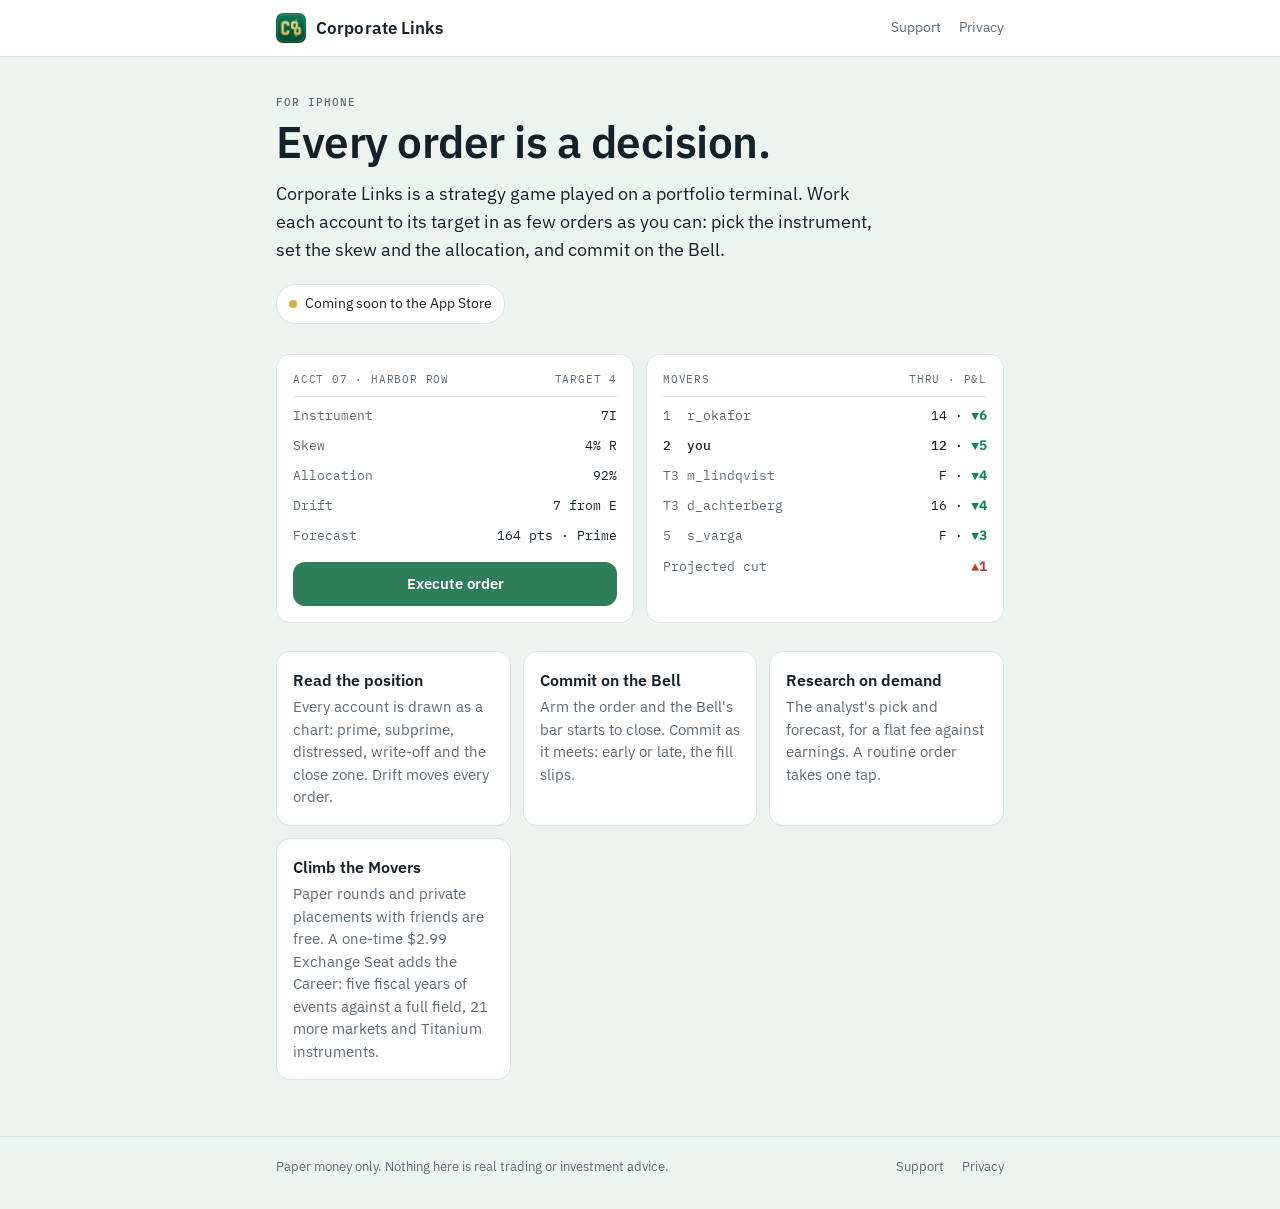
<file: index.html>
<!doctype html>
<html lang="en">
<head>
<meta charset="utf-8">
<meta name="viewport" content="width=device-width, initial-scale=1">
<title>Corporate Links</title>
<meta name="description" content="Portfolio strategy for iPhone, played with paper money.">
<meta property="og:title" content="Corporate Links">
<meta property="og:description" content="Portfolio strategy for iPhone, played with paper money.">
<meta property="og:image" content="https://pgyore.github.io/assets/icon-512.png">
<meta name="theme-color" content="#EDF4EF" media="(prefers-color-scheme: light)">
<meta name="theme-color" content="#0D1317" media="(prefers-color-scheme: dark)">
<link rel="icon" href="/favicon.png">
<link rel="apple-touch-icon" href="/apple-touch-icon.png">
<link rel="stylesheet" href="/assets/site.css">
</head>
<body>
<header class="top"><div class="wrap">
  <a class="mark" href="/"><img src="/assets/icon-512.png" alt="">Corporate Links</a>
  <nav><a href="/support/">Support</a><a href="/privacy/">Privacy</a></nav>
</div></header>

<main><div class="wrap">
  <p class="eyebrow">For iPhone</p>
  <h1>Every order is a decision.</h1>
  <p class="lede">Corporate Links is a strategy game played on a portfolio terminal. Work each account to its
    target in as few orders as you can: pick the instrument, set the skew and the allocation, and commit
    on the Bell.</p>
  <span class="soon">Coming soon to the App Store</span>

  <div class="terminal">
    <div class="card data">
      <div class="head"><span>ACCT 07 · Harbor Row</span><span>Target 4</span></div>
      <div class="row"><span>Instrument</span><span>7I</span></div>
      <div class="row"><span>Skew</span><span>4% R</span></div>
      <div class="row"><span>Allocation</span><span>92%</span></div>
      <div class="row"><span>Drift</span><span>7 from E</span></div>
      <div class="row"><span>Forecast</span><span>164 pts · Prime</span></div>
      <div class="button" aria-hidden="true">Execute order</div>
    </div>
    <div class="card data">
      <div class="head"><span>Movers</span><span>Thru · P&amp;L</span></div>
      <div class="row"><span>1&nbsp;&nbsp;r_okafor</span><span>14 · <b class="gain">▼6</b></span></div>
      <div class="row you"><span>2&nbsp;&nbsp;you</span><span>12 · <b class="gain">▼5</b></span></div>
      <div class="row"><span>T3 m_lindqvist</span><span>F · <b class="gain">▼4</b></span></div>
      <div class="row"><span>T3 d_achterberg</span><span>16 · <b class="gain">▼4</b></span></div>
      <div class="row"><span>5&nbsp;&nbsp;s_varga</span><span>F · <b class="gain">▼3</b></span></div>
      <div class="row"><span>Projected cut</span><span><b class="loss">▲1</b></span></div>
    </div>
  </div>

  <div class="grid">
    <div class="card"><h3>Read the position</h3>
      <p>Every account is drawn as a chart: prime, subprime, distressed, write-off and the close zone. Drift moves every order.</p></div>
    <div class="card"><h3>Commit on the Bell</h3>
      <p>Arm the order and the Bell's bar starts to close. Commit as it meets: early or late, the fill slips.</p></div>
    <div class="card"><h3>Research on demand</h3>
      <p>The analyst's pick and forecast, for a flat fee against earnings. A routine order takes one tap.</p></div>
    <div class="card"><h3>Climb the Movers</h3>
      <p>Paper rounds and private placements with friends are free. A one-time $2.99 Exchange Seat adds the Career: five fiscal years of events against a full field, 21 more markets and Titanium instruments.</p></div>
  </div>
</div></main>

<footer><div class="wrap">
  <span>Paper money only. Nothing here is real trading or investment advice.</span>
  <span class="links"><a href="/support/">Support</a><a href="/privacy/">Privacy</a></span>
</div></footer>
</body>
</html>
</file>
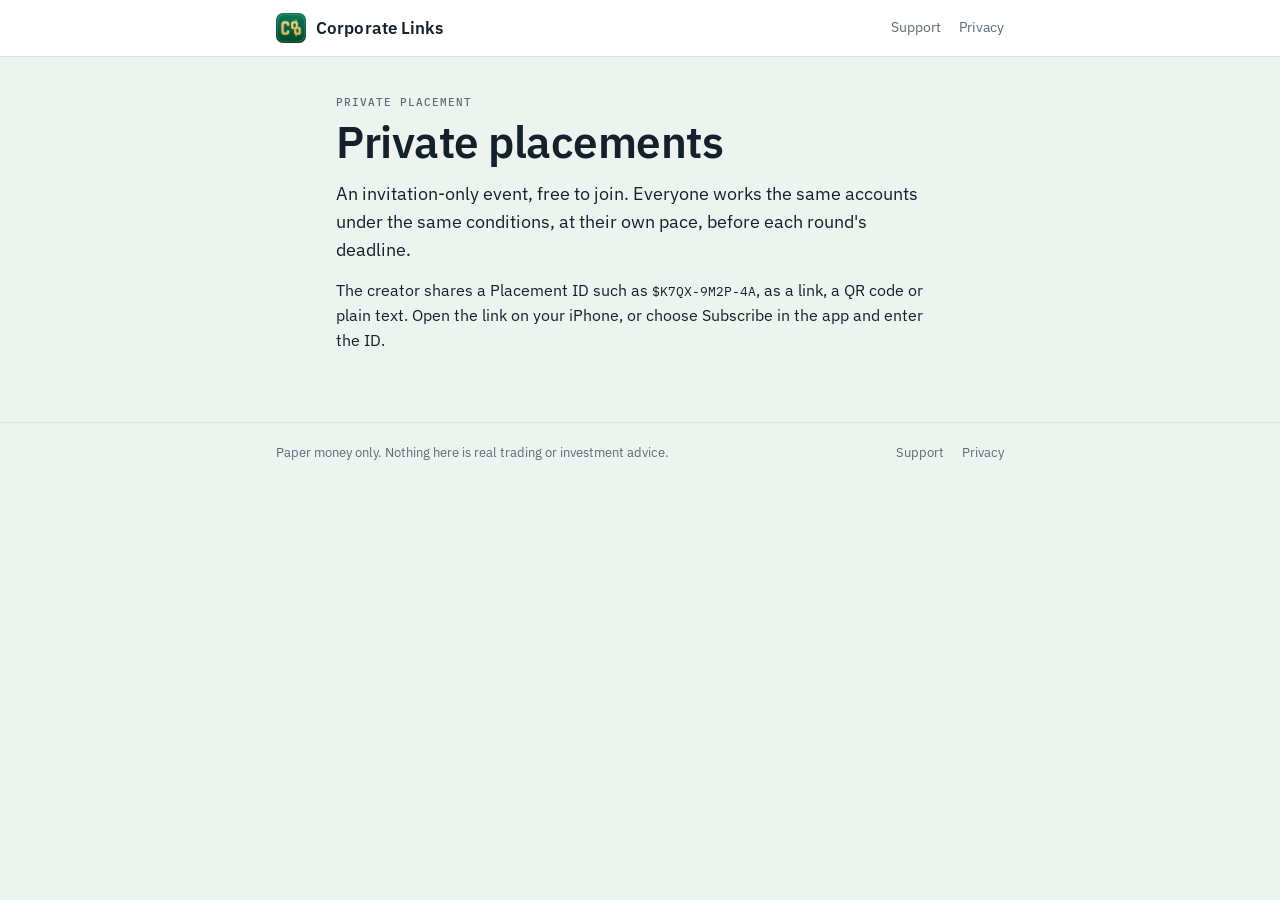
<file: placement/index.html>
<!doctype html>
<html lang="en">
<head>
<meta charset="utf-8">
<meta name="viewport" content="width=device-width, initial-scale=1">
<title>Private placement · Corporate Links</title>
<meta name="description" content="You're invited to a private placement on Corporate Links.">
<meta property="og:title" content="Private placement invitation">
<meta property="og:description" content="You're invited to subscribe. Open this link on your iPhone.">
<meta property="og:image" content="https://pgyore.github.io/assets/icon-512.png">
<meta name="theme-color" content="#EDF4EF" media="(prefers-color-scheme: light)">
<meta name="theme-color" content="#0D1317" media="(prefers-color-scheme: dark)">
<link rel="icon" href="/favicon.png">
<link rel="apple-touch-icon" href="/apple-touch-icon.png">
<link rel="stylesheet" href="/assets/site.css">
<script src="/assets/placement.js" defer></script>
</head>
<body>
<header class="top"><div class="wrap">
  <a class="mark" href="/"><img src="/assets/icon-512.png" alt="">Corporate Links</a>
  <nav><a href="/support/">Support</a><a href="/privacy/">Privacy</a></nav>
</div></header>

<main><div class="wrap prose">
  <p class="eyebrow">Private placement</p>

  <section data-view="invite" hidden>
    <h1>You're invited to subscribe.</h1>
    <div class="card">
      <p class="eyebrow">Placement ID</p>
      <p class="id" id="placement-id"></p>
      <a class="button" id="open" href="#">Open in Corporate Links</a>
      <button class="button secondary" id="copy" type="button">Copy Placement ID</button>
    </div>
    <h2>Don't have the app yet?</h2>
    <ol class="steps">
      <li>Get Corporate Links for iPhone. It's coming soon to the App Store.</li>
      <li>Tap the invitation link again, or choose Subscribe in the app and enter the Placement ID.</li>
    </ol>
    <p class="muted small">Subscribing is free and needs an iPhone signed in to iCloud.
      Each round has its own deadline, so subscribe early.</p>
  </section>

  <section data-view="invalid" hidden>
    <h1>This Placement ID doesn't check out.</h1>
    <p>A character may have been lost or mistyped. Ask for the invitation again, or type the ID in the app:
      the <span class="data">$</span> and dashes are optional.</p>
  </section>

  <section data-view="about">
    <h1>Private placements</h1>
    <p class="lede">An invitation-only event, free to join. Everyone works the same accounts under
      the same conditions, at their own pace, before each round's deadline.</p>
    <p>The creator shares a Placement ID such as <span class="data">$K7QX-9M2P-4A</span>, as a link, a QR code or
      plain text. Open the link on your iPhone, or choose Subscribe in the app and enter the ID.</p>
  </section>
</div></main>

<footer><div class="wrap">
  <span>Paper money only. Nothing here is real trading or investment advice.</span>
  <span class="links"><a href="/support/">Support</a><a href="/privacy/">Privacy</a></span>
</div></footer>
</body>
</html>
</file>
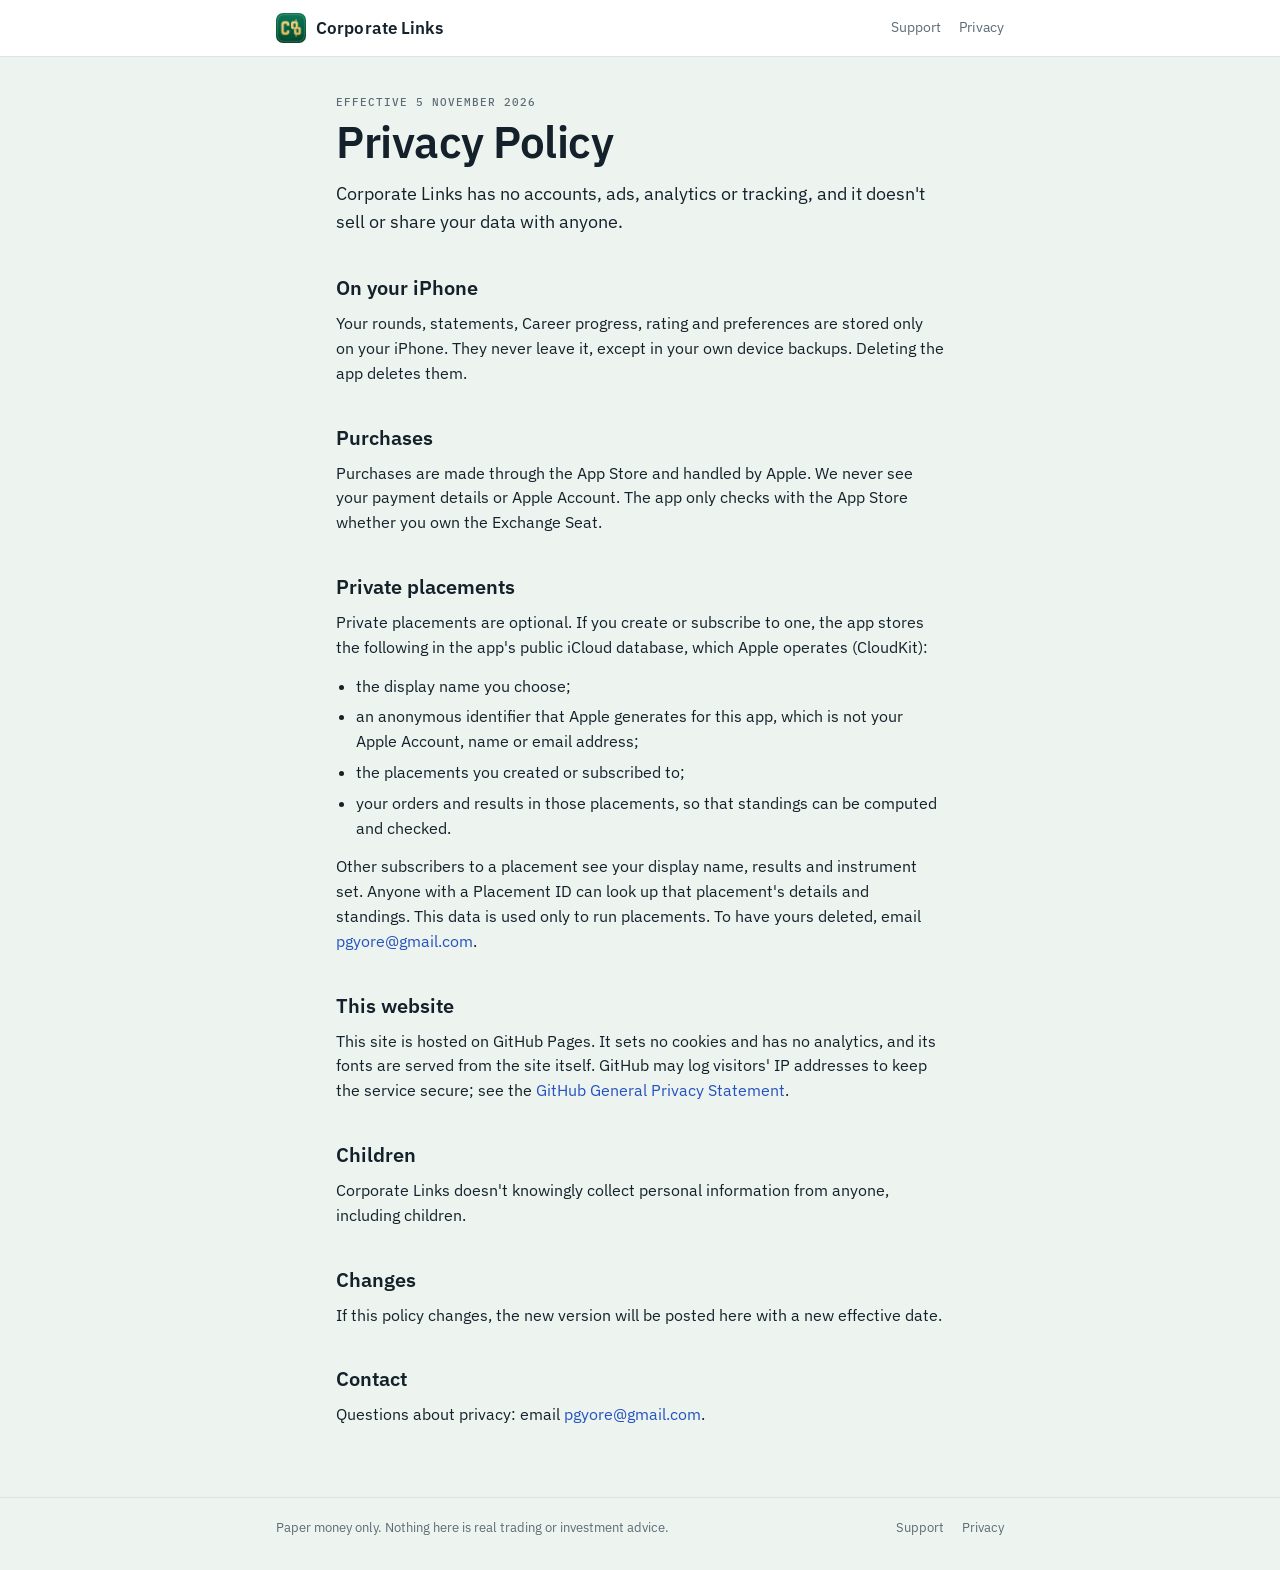
<file: privacy/index.html>
<!doctype html>
<html lang="en">
<head>
<meta charset="utf-8">
<meta name="viewport" content="width=device-width, initial-scale=1">
<title>Privacy Policy · Corporate Links</title>
<meta name="description" content="How Corporate Links handles your data.">
<meta name="theme-color" content="#EDF4EF" media="(prefers-color-scheme: light)">
<meta name="theme-color" content="#0D1317" media="(prefers-color-scheme: dark)">
<link rel="icon" href="/favicon.png">
<link rel="apple-touch-icon" href="/apple-touch-icon.png">
<link rel="stylesheet" href="/assets/site.css">
</head>
<body>
<header class="top"><div class="wrap">
  <a class="mark" href="/"><img src="/assets/icon-512.png" alt="">Corporate Links</a>
  <nav><a href="/support/">Support</a><a href="/privacy/">Privacy</a></nav>
</div></header>

<main><div class="wrap prose">
  <p class="eyebrow">Effective 5 November 2026</p>
  <h1>Privacy Policy</h1>
  <p class="lede">Corporate Links has no accounts, ads, analytics or tracking, and it doesn't sell or share
    your data with anyone.</p>

  <h2>On your iPhone</h2>
  <p>Your rounds, statements, Career progress, rating and preferences are stored only on your iPhone. They
    never leave it, except in your own device backups. Deleting the app deletes them.</p>

  <h2>Purchases</h2>
  <p>Purchases are made through the App Store and handled by Apple. We never see your payment details or
    Apple Account. The app only checks with the App Store whether you own the Exchange Seat.</p>

  <h2>Private placements</h2>
  <p>Private placements are optional. If you create or subscribe to one, the app stores the following in
    the app's public iCloud database, which Apple operates (CloudKit):</p>
  <ul>
    <li>the display name you choose;</li>
    <li>an anonymous identifier that Apple generates for this app, which is not your Apple Account, name
      or email address;</li>
    <li>the placements you created or subscribed to;</li>
    <li>your orders and results in those placements, so that standings can be computed and checked.</li>
  </ul>
  <p>Other subscribers to a placement see your display name, results and instrument set. Anyone with a
    Placement ID can look up that placement's details and standings. This data is used only to run
    placements. To have yours deleted, email <a href="mailto:pgyore@gmail.com">pgyore@gmail.com</a>.</p>

  <h2>This website</h2>
  <p>This site is hosted on GitHub Pages. It sets no cookies and has no analytics, and its fonts are served
    from the site itself. GitHub may log visitors' IP addresses to keep the service secure; see the
    <a href="https://docs.github.com/en/site-policy/privacy-policies/github-general-privacy-statement">GitHub
    General Privacy Statement</a>.</p>

  <h2>Children</h2>
  <p>Corporate Links doesn't knowingly collect personal information from anyone, including children.</p>

  <h2>Changes</h2>
  <p>If this policy changes, the new version will be posted here with a new effective date.</p>

  <h2>Contact</h2>
  <p>Questions about privacy: email <a href="mailto:pgyore@gmail.com">pgyore@gmail.com</a>.</p>
</div></main>

<footer><div class="wrap">
  <span>Paper money only. Nothing here is real trading or investment advice.</span>
  <span class="links"><a href="/support/">Support</a><a href="/privacy/">Privacy</a></span>
</div></footer>
</body>
</html>
</file>
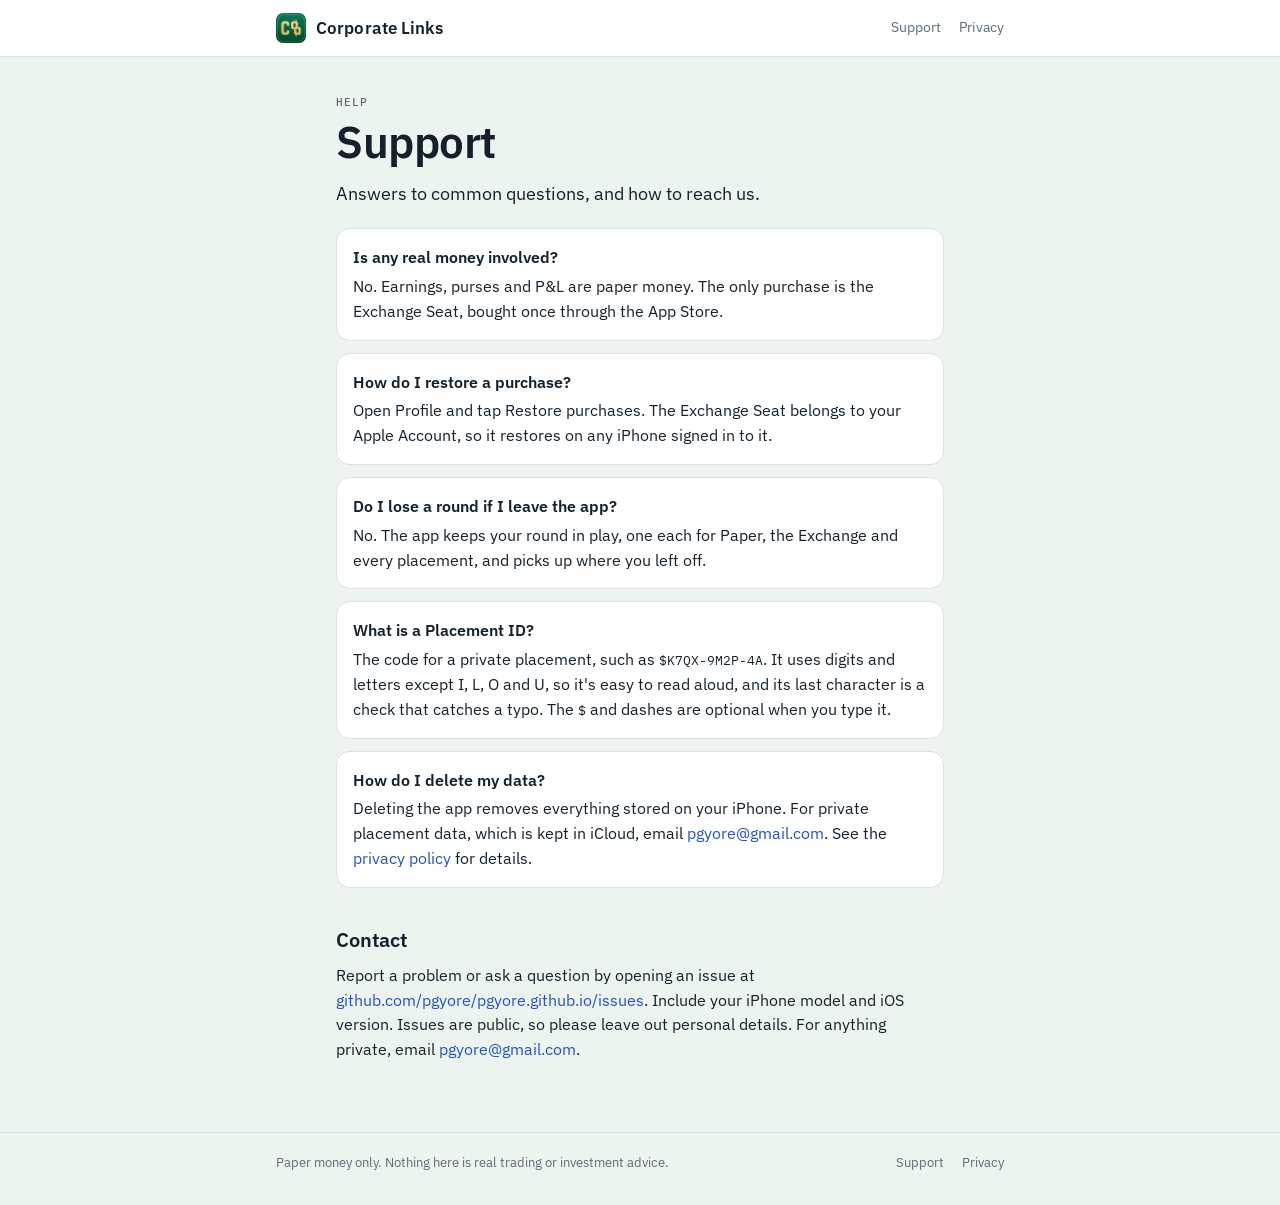
<file: support/index.html>
<!doctype html>
<html lang="en">
<head>
<meta charset="utf-8">
<meta name="viewport" content="width=device-width, initial-scale=1">
<title>Support · Corporate Links</title>
<meta name="description" content="Help with Corporate Links.">
<meta name="theme-color" content="#EDF4EF" media="(prefers-color-scheme: light)">
<meta name="theme-color" content="#0D1317" media="(prefers-color-scheme: dark)">
<link rel="icon" href="/favicon.png">
<link rel="apple-touch-icon" href="/apple-touch-icon.png">
<link rel="stylesheet" href="/assets/site.css">
</head>
<body>
<header class="top"><div class="wrap">
  <a class="mark" href="/"><img src="/assets/icon-512.png" alt="">Corporate Links</a>
  <nav><a href="/support/">Support</a><a href="/privacy/">Privacy</a></nav>
</div></header>

<main><div class="wrap prose">
  <p class="eyebrow">Help</p>
  <h1>Support</h1>
  <p class="lede">Answers to common questions, and how to reach us.</p>

  <div class="faq">
    <div class="card"><h3>Is any real money involved?</h3>
      <p>No. Earnings, purses and P&amp;L are paper money. The only purchase is the Exchange Seat,
        bought once through the App Store.</p></div>
    <div class="card"><h3>How do I restore a purchase?</h3>
      <p>Open Profile and tap Restore purchases. The Exchange Seat belongs to your Apple Account, so it restores on any
        iPhone signed in to it.</p></div>
    <div class="card"><h3>Do I lose a round if I leave the app?</h3>
      <p>No. The app keeps your round in play, one each for Paper, the Exchange and every placement, and picks up where you
        left off.</p></div>
    <div class="card"><h3>What is a Placement ID?</h3>
      <p>The code for a private placement, such as <span class="data">$K7QX-9M2P-4A</span>. It uses digits
        and letters except I, L, O and U, so it's easy to read aloud, and its last character is a check
        that catches a typo. The <span class="data">$</span> and dashes are optional when you type it.</p></div>
    <div class="card"><h3>How do I delete my data?</h3>
      <p>Deleting the app removes everything stored on your iPhone. For private placement data, which is
        kept in iCloud, email <a href="mailto:pgyore@gmail.com">pgyore@gmail.com</a>. See the <a href="/privacy/">privacy policy</a> for details.</p></div>
  </div>

  <h2>Contact</h2>
  <p>Report a problem or ask a question by opening an issue at
    <a href="https://github.com/pgyore/pgyore.github.io/issues">github.com/pgyore/pgyore.github.io/issues</a>.
    Include your iPhone model and iOS version. Issues are public, so please leave out personal details. For anything private, email <a href="mailto:pgyore@gmail.com">pgyore@gmail.com</a>.</p>
</div></main>

<footer><div class="wrap">
  <span>Paper money only. Nothing here is real trading or investment advice.</span>
  <span class="links"><a href="/support/">Support</a><a href="/privacy/">Privacy</a></span>
</div></footer>
</body>
</html>
</file>
<file: assets/site.css>
@font-face { font-family: "Plex Sans"; src: url("/assets/fonts/IBMPlexSans.ttf") format("truetype"); font-weight: 100 700; font-display: swap; }
@font-face { font-family: "Plex Mono"; src: url("/assets/fonts/IBMPlexMono-Regular.ttf") format("truetype"); font-weight: 400; font-display: swap; }
@font-face { font-family: "Plex Mono"; src: url("/assets/fonts/IBMPlexMono-Medium.ttf") format("truetype"); font-weight: 500; font-display: swap; }

:root {
  --bg: #EDF4EF; --surface: #FFFFFF; --surface-2: #F4F7F9; --ink: #14212B; --muted: #5D6B76; --line: #DCE3E8;
  --accent: #2452BF; --gain: #0D8559; --loss: #C0392F; --amber: #AE781C; --action: #2E7D5B;
  --brand-top: #17694A; --brand-bottom: #093A26; --gold: #D9A944;
  --sans: "Plex Sans", -apple-system, system-ui, sans-serif;
  --mono: "Plex Mono", ui-monospace, "SF Mono", Menlo, monospace;
  color-scheme: light dark;
}
@media (prefers-color-scheme: dark) {
  :root {
    --bg: #0D1317; --surface: #141C22; --surface-2: #19232B; --ink: #E4EAEE; --muted: #8E9BA6; --line: #26323B;
    --accent: #7EA4FF; --gain: #3DC48C; --loss: #FF7166; --amber: #E2B35C;
    --brand-top: #0E3324; --brand-bottom: #03120C;
  }
}

* { box-sizing: border-box; }
html { -webkit-text-size-adjust: 100%; }
body {
  margin: 0; background: var(--bg); color: var(--ink);
  font: 400 16px/1.55 var(--sans); font-feature-settings: "tnum";
}
a { color: var(--accent); text-decoration: none; }
a:hover { text-decoration: underline; }
.wrap { max-width: 760px; margin: 0 auto; padding: 0 16px; }

header.top { border-bottom: 1px solid var(--line); background: var(--surface); }
header.top .wrap { display: flex; align-items: center; gap: 10px; height: 56px; }
.mark { display: flex; align-items: center; gap: 10px; color: var(--ink); font-weight: 600; font-size: 17px; letter-spacing: 0.1px; }
.mark:hover { text-decoration: none; }
.mark img { width: 30px; height: 30px; border-radius: 7px; }
header.top nav { margin-left: auto; display: flex; gap: 18px; font-size: 14px; }
header.top nav a { color: var(--muted); }

main { padding: 40px 0 56px; }
.eyebrow { font: 500 11px/1 var(--mono); letter-spacing: 1px; text-transform: uppercase; color: var(--muted); margin: 0 0 10px; }
h1 { font-size: clamp(30px, 7vw, 44px); line-height: 1.1; font-weight: 600; letter-spacing: -0.5px; margin: 0 0 14px; }
h2 { font-size: 20px; font-weight: 600; margin: 36px 0 8px; }
h3 { font-size: 16px; font-weight: 600; margin: 0 0 4px; }
p { margin: 0 0 14px; }
.lede { font-size: 18px; color: var(--ink); max-width: 600px; }
.muted { color: var(--muted); }
.small { font-size: 13.5px; }

.card { background: var(--surface); border: 1px solid var(--line); border-radius: 14px; padding: 16px; }
.grid { display: grid; grid-template-columns: repeat(auto-fit, minmax(220px, 1fr)); gap: 12px; margin-top: 28px; }
.grid .card p { color: var(--muted); font-size: 14.5px; margin: 0; }

.terminal { display: grid; grid-template-columns: repeat(auto-fit, minmax(260px, 1fr)); gap: 12px; margin: 30px 0 4px; }
.data { font-family: var(--mono); font-size: 13px; }
.data .head { display: flex; justify-content: space-between; color: var(--muted); font-size: 11px; letter-spacing: 0.8px; text-transform: uppercase; padding-bottom: 8px; border-bottom: 1px solid var(--line); margin-bottom: 4px; }
.row { display: flex; justify-content: space-between; gap: 12px; padding: 5px 0; }
.row span:first-child { color: var(--muted); }
.row.you span { color: var(--ink); font-weight: 500; }
.gain { color: var(--gain) !important; }
.loss { color: var(--loss) !important; }
.button {
  display: flex; align-items: center; justify-content: center; min-height: 44px; margin-top: 10px;
  border: 0; border-radius: 12px; background: var(--action); color: #fff;
  font: 600 15px var(--sans); cursor: pointer; width: 100%;
}
.button:hover { text-decoration: none; filter: brightness(1.06); }
.button.secondary { background: var(--surface-2); color: var(--ink); border: 1px solid var(--line); }

.soon { display: inline-flex; align-items: center; gap: 8px; margin-top: 6px; padding: 8px 12px; border-radius: 999px; background: var(--surface); border: 1px solid var(--line); font-size: 14px; }
.soon::before { content: ""; width: 8px; height: 8px; border-radius: 50%; background: var(--gold); }

.id { font: 500 clamp(26px, 8vw, 38px)/1.1 var(--mono); letter-spacing: 1px; margin: 6px 0 4px; word-break: break-all; }
.steps { padding-left: 20px; margin: 0; }
.steps li { margin-bottom: 8px; }

.prose { max-width: 640px; }
.prose ul { padding-left: 20px; margin: 0 0 14px; }
.prose li { margin-bottom: 6px; }
.faq { display: grid; gap: 12px; margin-top: 20px; }
.faq .card p:last-child { margin-bottom: 0; }

footer { border-top: 1px solid var(--line); padding: 20px 0 32px; font-size: 13px; color: var(--muted); }
footer .wrap { display: flex; flex-wrap: wrap; gap: 8px 18px; }
footer .links { margin-left: auto; display: flex; gap: 18px; }
footer a { color: var(--muted); }
</file>
